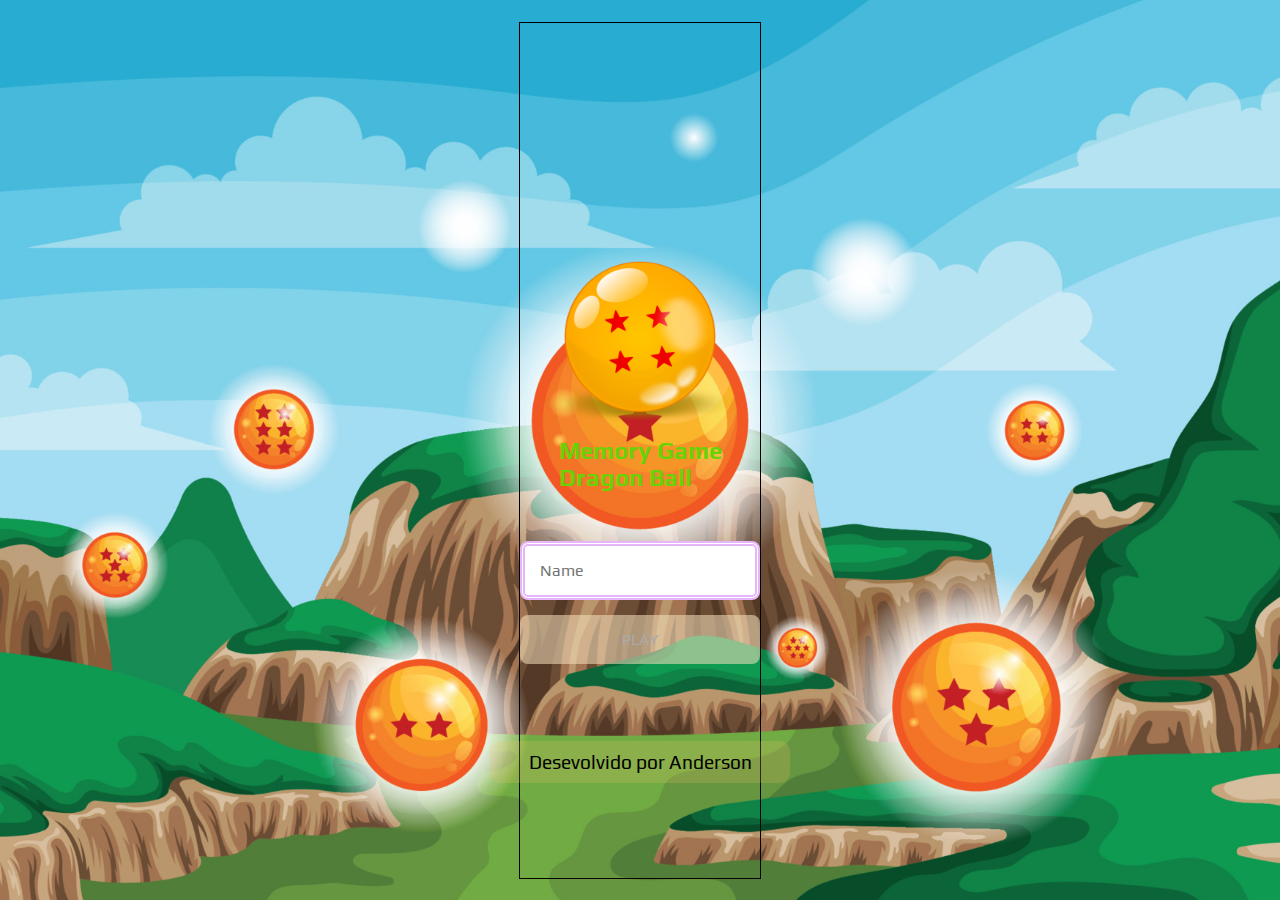
<file: index.html>
<!DOCTYPE html>
<html lang="pt-br">
<head>
    <meta charset="UTF-8">
    <meta http-equiv="X-UA-Compatible" content="IE=edge">
    <meta name="viewport" content="width=device-width, initial-scale=1.0">

    <link rel="stylesheet" href="css/reset.css">
    <link rel="stylesheet" href="css/login.css ">

    <script  defer src="js/login.js"></script>

    <title>Login || Game</title>
</head>
<body>
    <main>
        <div class="container">
            <form class="login__form">
                <div class="login__header">
                    <img src="img/img-login.png" alt="ball_login">
                    <h1>Memory Game <br> Dragon Ball</h1>
                </div>
        
                <input type="text" placeholder="Name" class="login__input">
                <button class="login__button" type="submit" disabled>PLAY</button>
                
                <footer>Desevolvido por Anderson</footer>
            </form>
           
        </div>
        
    </main>
    
</body>
</html>
</file>
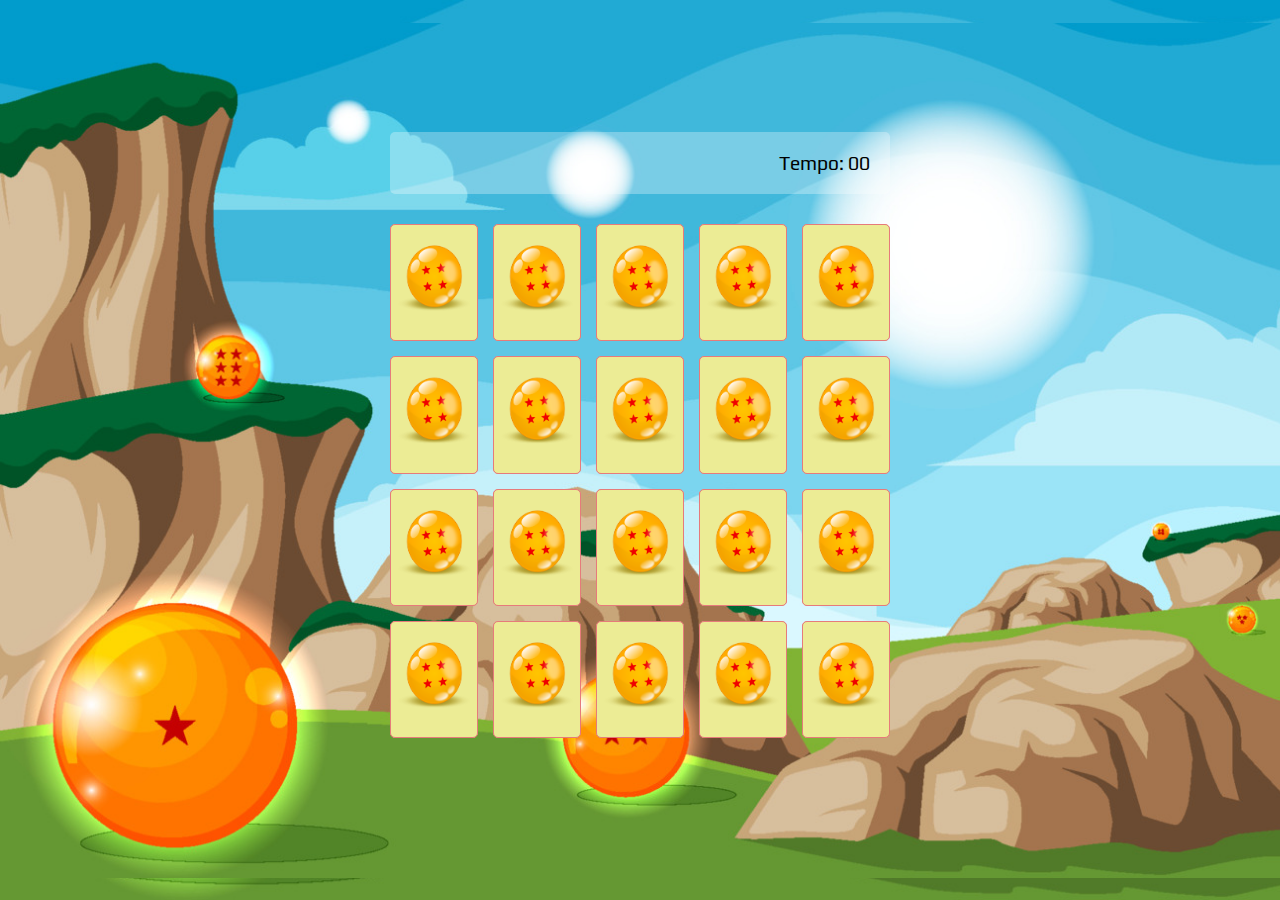
<file: pages/game.html>
<!DOCTYPE html>
<html lang="pt-br">

<head>
    <meta charset="UTF-8">
    <meta http-equiv="X-UA-Compatible" content="IE=edge">
    <meta name="viewport" content="width=device-width, initial-scale=1.0">

    <link rel="stylesheet" href="../css/reset.css">
    <link rel="stylesheet" href="../css/game.css">

    <script defer src="../js/game.js"></script>

    <title>Game Memory || Dragon Ball </title>

</head>

<body>

    <main>
        <header>
            <span class="player">nome</span>
            <span>Tempo: <span class="timer">00</span></span>
        </header>
    
        <div class="grid">
            <!-- <div class="card">
                <div class="face front"></div>
                <div class="face back"></div>
            </div>-->
        </div>
    </main>

</body>

</html>
</file>
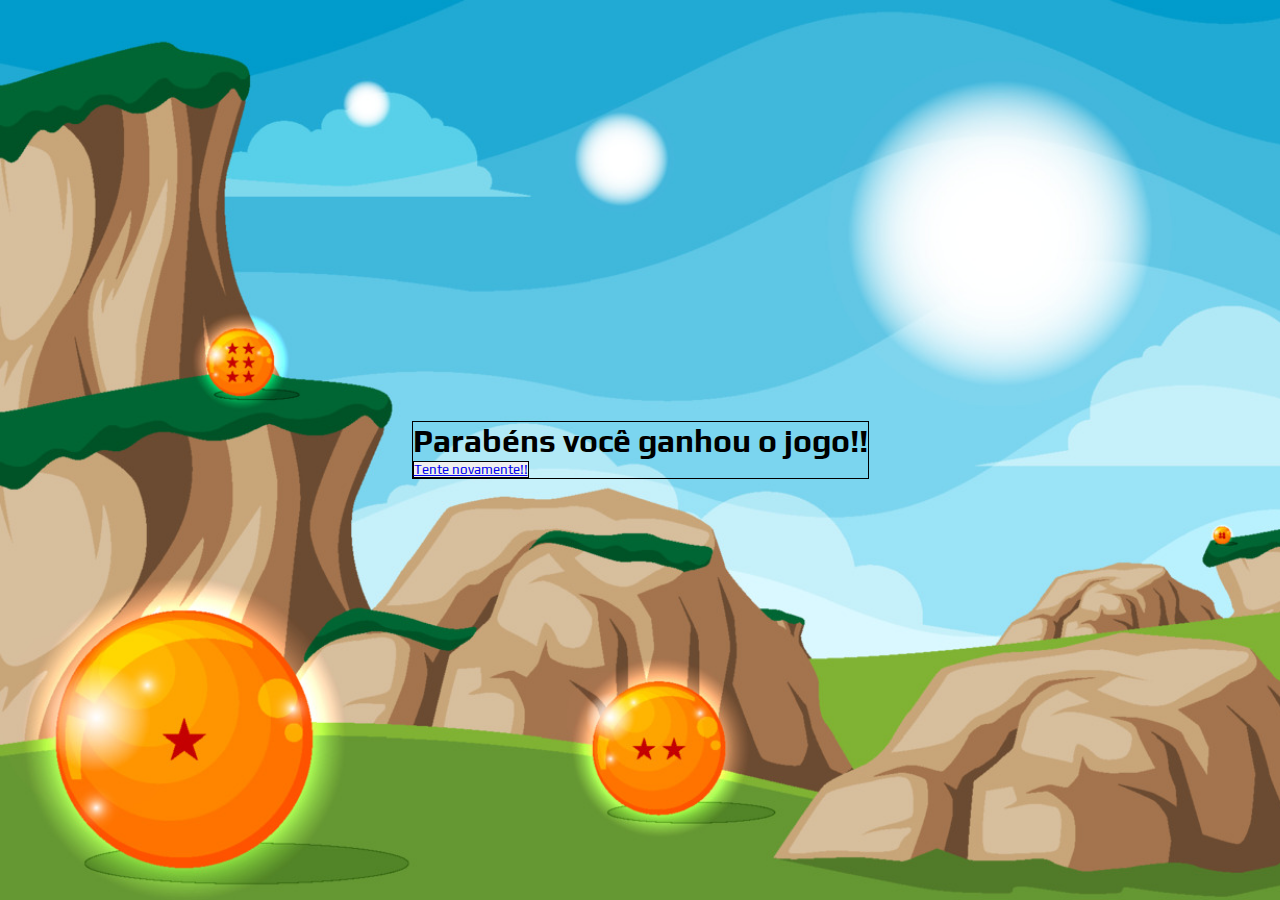
<file: pages/trofeu.html>
<!DOCTYPE html>
<html lang="pt-br">
<head>
    <meta charset="UTF-8">
    <meta http-equiv="X-UA-Compatible" content="IE=edge">
    <meta name="viewport" content="width=device-width, initial-scale=1.0">

    <link rel="stylesheet" href="../css/reset.css">
    <title>Document</title>
</head>
<body>
    <div class="container">
        <h1>Parabéns você ganhou o jogo!!</h1>
        
        <button class="btn__replay" type="submit"> <a href="../index.html">Tente novamente!!</a></button>
    </div>
    
</body>
</html>
</file>
<file: css/login.css>
.login__form{
    align-items: center;
    display: flex;
    flex-direction: column;
    height: 95vh;
    justify-content: center;
    
}
.login__header {
    align-items: center;
    display: flex;
    flex-direction: column;
    justify-content: center;
    margin-bottom: 50px;

}

.login__header img {
    width: 200px;
}

.login__header h1 {
    color: #69d207;
    font-size: 1.5rem;
    
}

.login__input {
    border: 5px double #E7B5FC;
    border-radius: 8px;
    color: #333;
    font-size: 1em;
    margin-bottom: 15px;
    width: 100%;
    max-width: 300px;
    padding: 15px;


}

.login__button {
    
    background-color: rgba(246 , 194, 99, 0.7);
    padding: 15px;
    border-radius: 8px;
    color: #fff;
    cursor: pointer;
    font-size: 1em;
    width: 100%;
    max-width: 300px;

}

.login__button:disabled{
    background-color: #f4e1bc8e;
    color:#aaa;
    cursor:auto;
}
body{
    background-image: url(../img/bg-login.jpg);
    background-size: cover;
    background-repeat: no-repeat;
    background-position: center;
}
footer {
    display: flex;
    align-items: center;
    justify-content: center;
    margin-bottom: -39rem;
    padding: 10px;
    width: 100%;
    max-width: 300px;
    position: absolute;
    background-color: rgba(246, 194, 99, 0.2);
    border-radius: 10px;
    font-size: 1.2em;

    

}
</file>
<file: css/game.css>
main {
    display: flex;
    flex-direction: column;
    width: 100%;
    min-height: 95vh;
    align-items: center;
    justify-content: center;
    padding: 20px 20px 50px;
    background-image: url(../img/bg-game.jpg);
    background-size: cover;

}

header{
    display: flex;
    align-items: center;
    justify-content: space-between;
    width: 100%;
    max-width: 500px;
    padding: 20px;
    margin: 0 0 30px;
    border-radius: 5px;
    font-size: 1.2em;
    background-color: rgba(255, 255, 255, 0.3);
}

.grid {
    display: grid;
    width: 100%;
    max-width: 500px;
    margin: 0 auto;
    gap: 15px;
    grid-template-columns: repeat(5, 1fr);
    
    
    
}

.card {
    width: 100%;
    aspect-ratio: 3/4;
    border-radius: 5px;
    position: relative;
    transition: all 400ms ease;
    transform-style: preserve-3d;
} 

.face {
    width: 100%;
    height: 100%;
    position: absolute;
    background-size: cover;
    background-position: center;
    border: 1px solid rgb(230, 123, 123);
    border-radius: 5px;
    transition: all 700ms ease;

}

.front {
    transform: rotateY(180deg)

}

.back {
    background-image: url(../img/back.png);
    backface-visibility: hidden;
    background-color: rgb(236, 236, 149);
}
.reveal-card {
    transform: rotateY(180deg);
}

.disabled-card {
    filter: saturate(0);
    opacity: 0.6;

}
</file>
